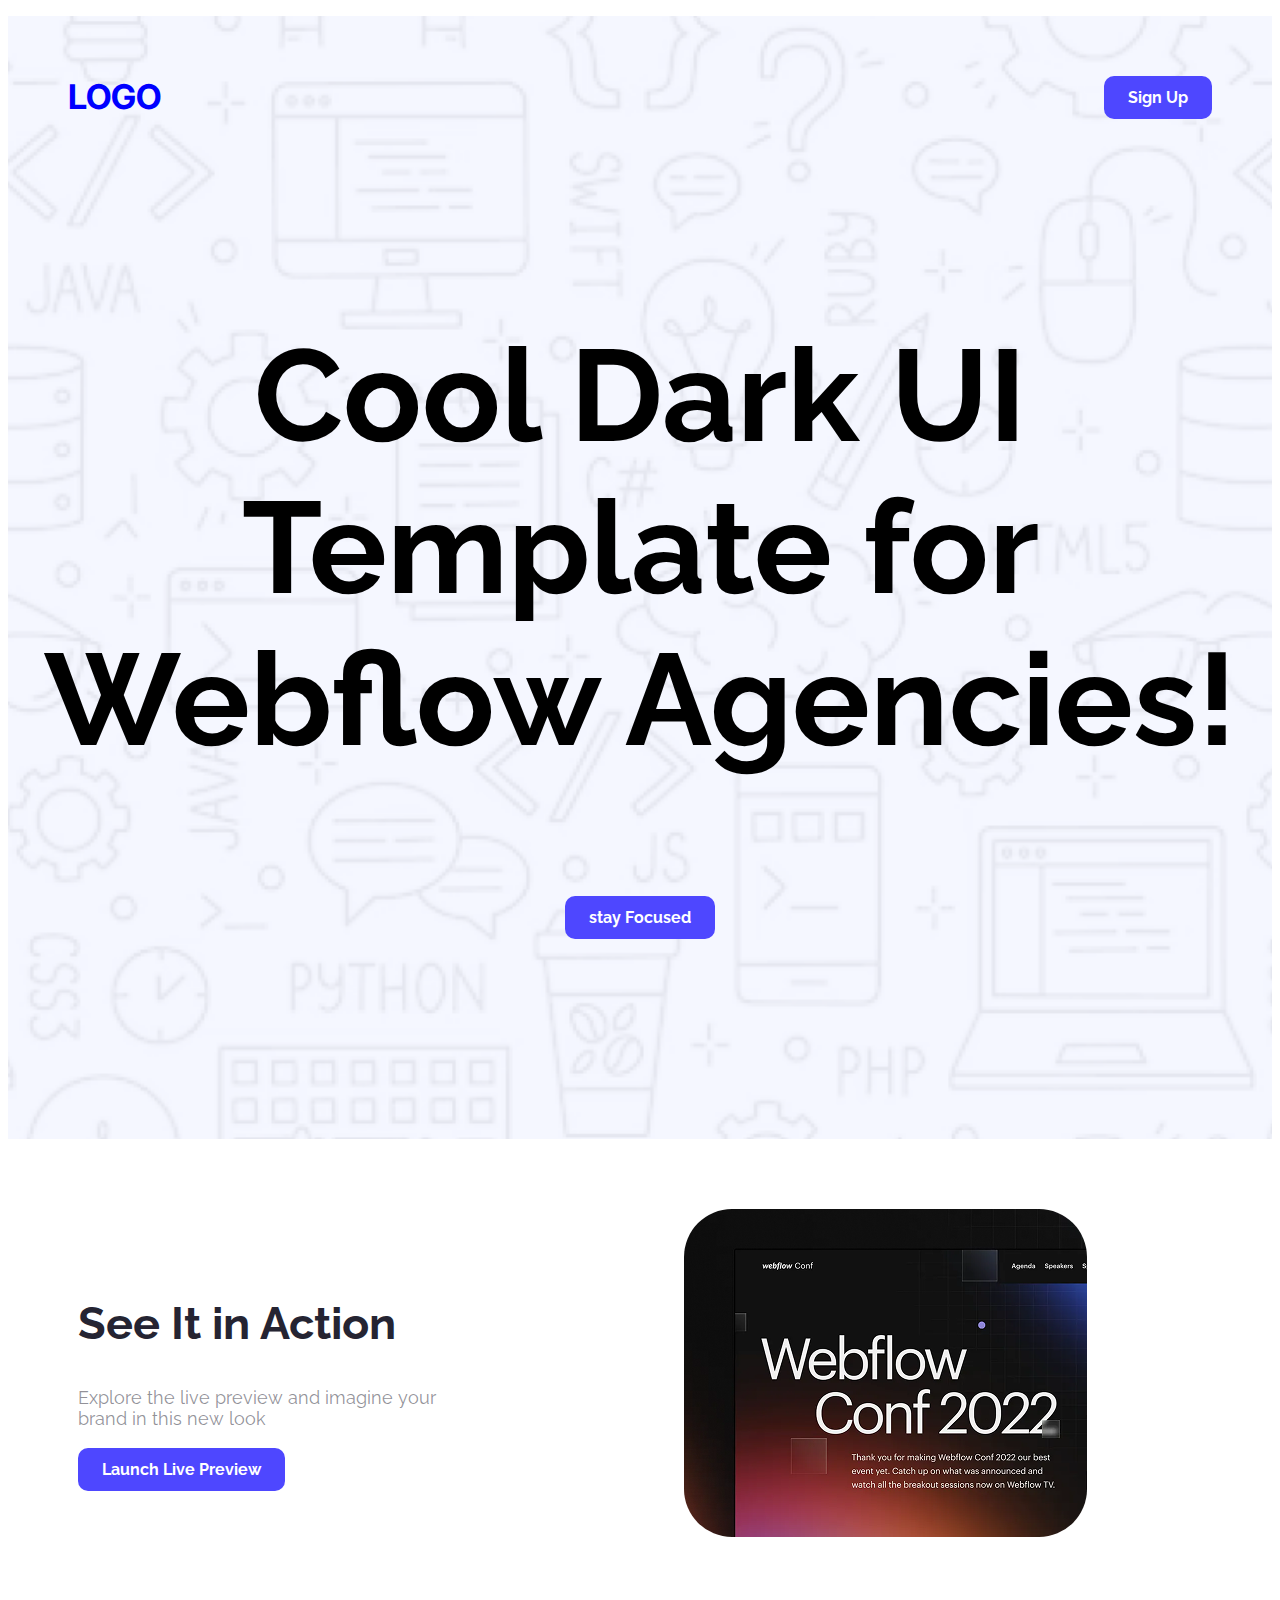
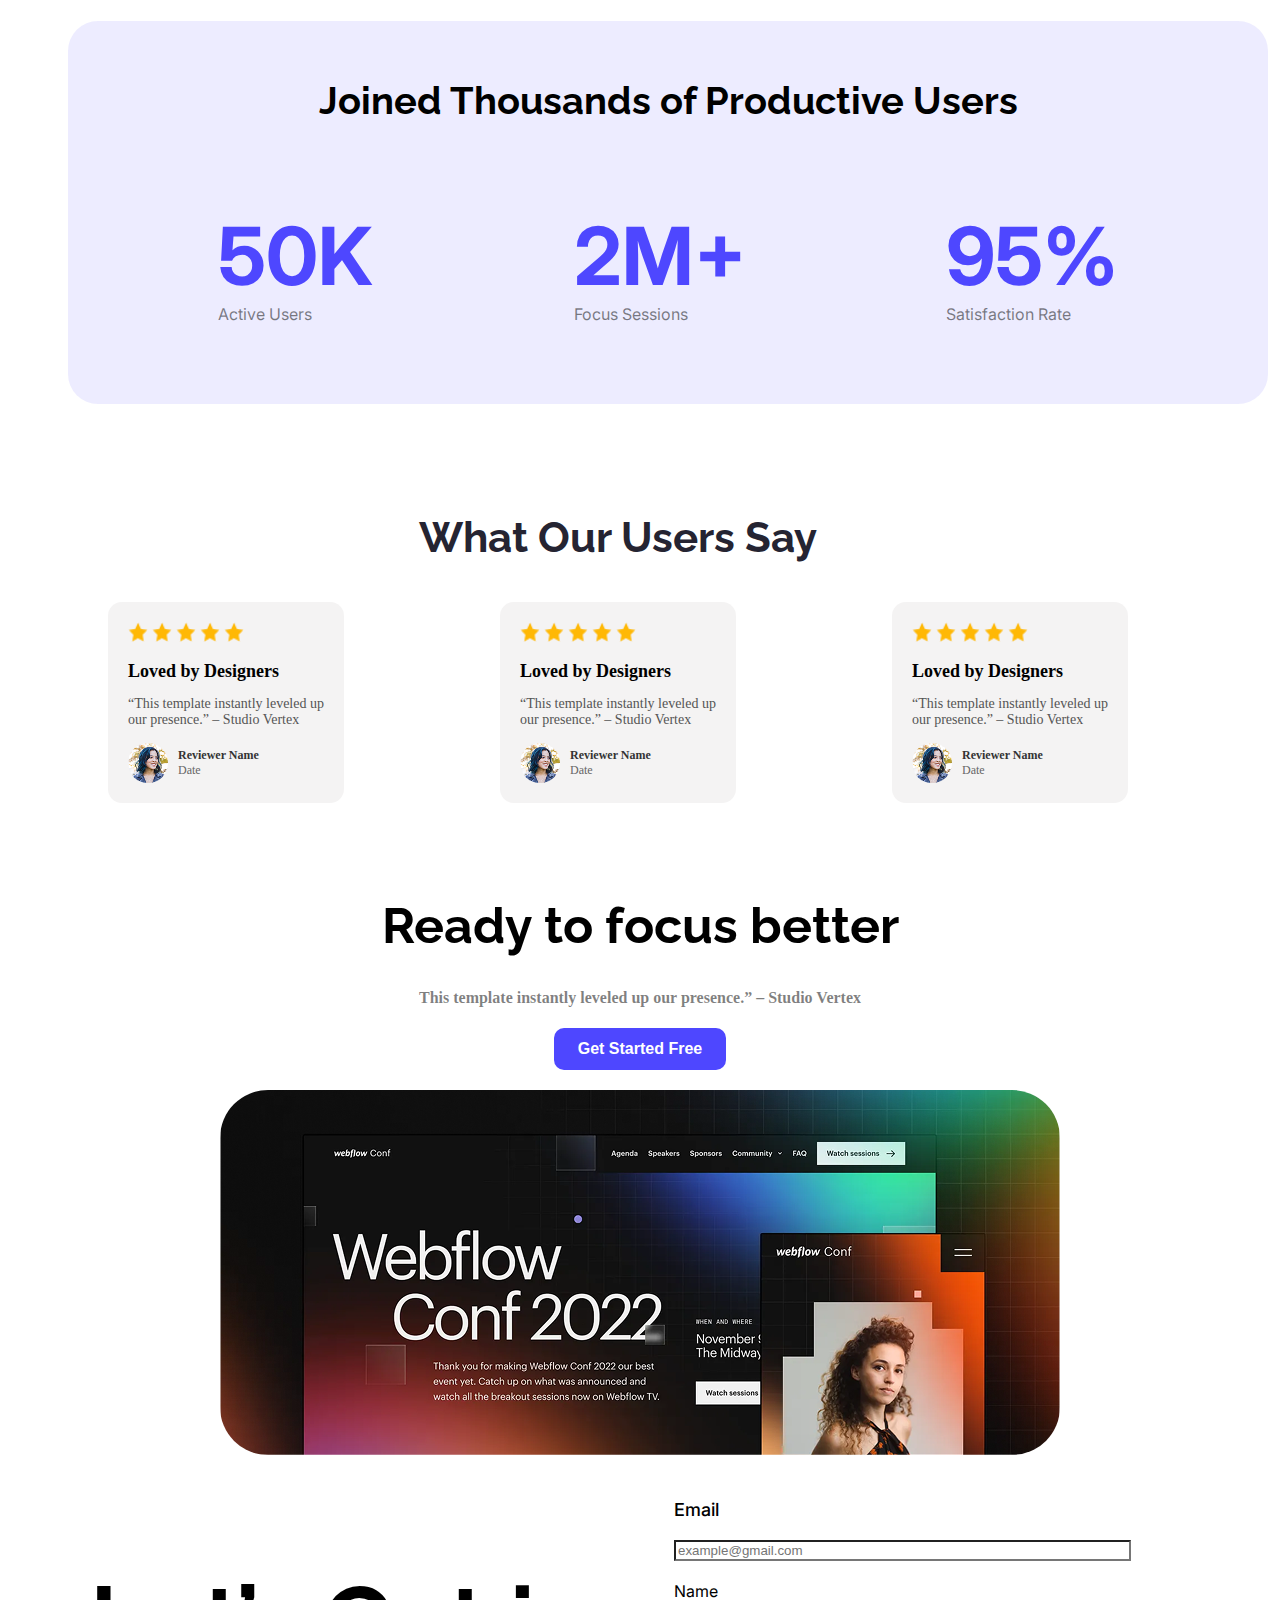
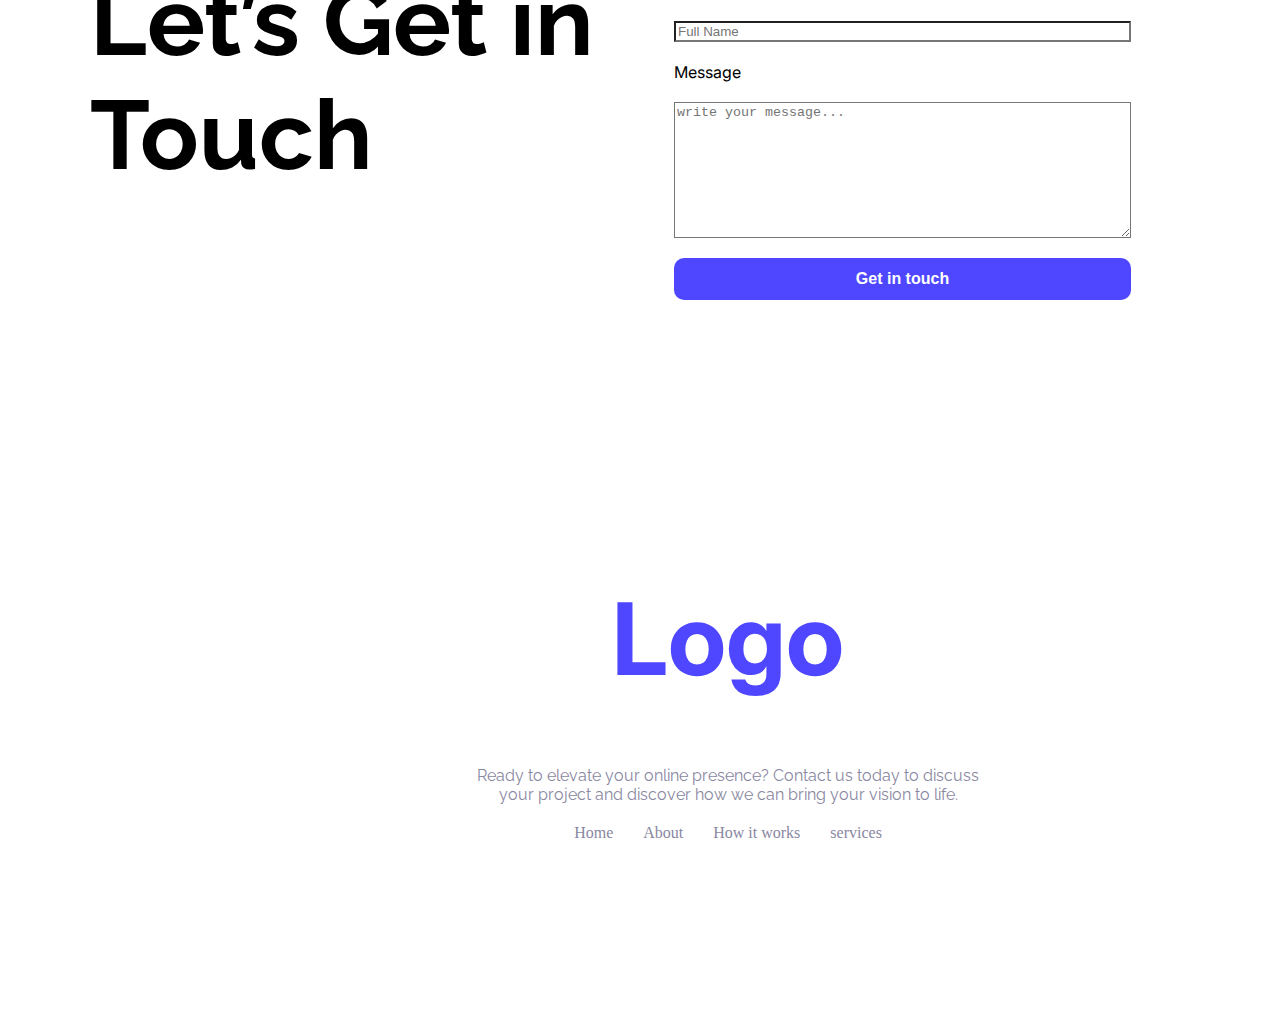
<file: index.html>
<!DOCTYPE html>
<html lang="en">

<head>
    <meta charset="UTF-8">
    <meta name="viewport" content="width=device-width, initial-scale=1.0">
    <title>Document</title>
    <link rel="preconnect" href="https://fonts.googleapis.com">
    <link rel="preconnect" href="https://fonts.gstatic.com" crossorigin>
    <link
        href="https://fonts.googleapis.com/css2?family=Open+Sans:ital,wght@0,300..800;1,300..800&family=Raleway:ital,wght@0,100..900;1,100..900&family=Sansita:ital,wght@0,400;0,700;0,800;0,900;1,400;1,700;1,800;1,900&display=swap"
        rel="stylesheet">
    <link rel="preconnect" href="https://fonts.googleapis.com">
    <link rel="preconnect" href="https://fonts.gstatic.com" crossorigin>
    <link
        href="https://fonts.googleapis.com/css2?family=Inter:ital,opsz,wght@0,14..32,100..900;1,14..32,100..900&family=Open+Sans:ital,wght@0,300..800;1,300..800&family=Raleway:ital,wght@0,100..900;1,100..900&family=Sansita:ital,wght@0,400;0,700;0,800;0,900;1,400;1,700;1,800;1,900&display=swap"
        rel="stylesheet">

    <link rel="stylesheet" href="styles/index.css">
</head>

<body>
    <header class="headerimg">
        <nav>

            <ul>
                <li class="inter-logo toplogo">LOGO</li>
                <li><button class="allbutton raleway-center">Sign Up</button></li>

            </ul>
        </nav>
        <nav>
            <section class="section raleway-center ">
                <h1 class="center-line">
                    Cool Dark UI Template for<br>
                    Webflow Agencies!</h1>
                <button class="allbutton raleway-center">stay Focused</button>
            </section>
        </nav>

    </header>
    <main class="smain">
        <div class=" raleway-center shead">
            <h2> See It in Action</h2>


            <p class="para raleway-center">Explore the live preview and imagine your<br>
                brand in this new look</p>

            <button class="allbutton raleway-center">Launch Live Preview</button>

        </div>
        <div class="simg">
            <img class="image" src="Assets/wc-mini.png">
        </div>


    </main>
    <section class="secsection">
        <div class="raleway-center theader">
            <h2>Joined Thousands of Productive Users</h2>

        </div>
        <div class="container inter-logo">
            <div class="data1 ">
                <div class="main-title">50K </div>
                <div class="sub-title">Active Users</div>





            </div>
            <div class="data2">
                <div class="main-title">2M+</div>
                <div class="sub-title">Focus Sessions</div>



            </div>
            <div class="data3">
                <div class="main-title">95%</div>
                <div class="sub-title">Satisfaction Rate</div>


            </div>

        </div>
    </section>
    <!--joined thousands done-->
    <section class="reviewsection">
        <h1 class="reviewheader raleway-center ">What Our Users Say</h1>

        <div class="review-container">

            <!-- Review 1 -->
            <div class="review-card">
                <div class="stars">
                    <img src="Assets/icon-star.png" alt="">
                    <img src="Assets/icon-star.png" alt="">
                    <img src="Assets/icon-star.png" alt="">
                    <img src="Assets/icon-star.png" alt="">
                    <img src="Assets/icon-star.png" alt="">
                </div>
                <h3 class="review-title">Loved by Designers</h3>
                <p class="review-text">
                    “This template instantly leveled up<br>
                    our presence.” – Studio Vertex
                </p>

                <div class="profile">
                    <img src="Assets/avatar.png" alt="Reviewer" class="avatar">
                    <div class="profile-info">
                        <div class="profile-name">Reviewer Name</div>
                        <div class="date">Date</div>
                    </div>
                </div>
            </div>
            <!-- Review 2 -->
            <div class="review-card">
                <div class="stars">
                    <img src="Assets/icon-star.png" alt="">
                    <img src="Assets/icon-star.png" alt="">
                    <img src="Assets/icon-star.png" alt="">
                    <img src="Assets/icon-star.png" alt="">
                    <img src="Assets/icon-star.png" alt="">
                </div>
                <h3 class="review-title">Loved by Designers</h3>
                <p class="review-text">
                    “This template instantly leveled up<br>
                    our presence.” – Studio Vertex
                </p>

                <div class="profile">
                    <img src="Assets/avatar.png" alt="Reviewer" class="avatar">
                    <div class="profile-info">
                        <div class="profile-name">Reviewer Name</div>
                        <div class="date">Date</div>
                    </div>
                </div>
            </div>


            <!-- Review 3 -->
            <div class="review-card">
                <div class="stars">
                    <img src="Assets/icon-star.png" alt="">
                    <img src="Assets/icon-star.png" alt="">
                    <img src="Assets/icon-star.png" alt="">
                    <img src="Assets/icon-star.png" alt="">
                    <img src="Assets/icon-star.png" alt="">
                </div>
                <h3 class="review-title">Loved by Designers</h3>
                <p class="review-text">
                    “This template instantly leveled up<br>
                    our presence.” – Studio Vertex
                </p>

                <div class="profile">
                    <img src="Assets/avatar.png" alt="Reviewer" class="avatar">
                    <div class="profile-info">
                        <div class="profile-name">Reviewer Name</div>
                        <div class="date">Date</div>
                    </div>
                </div>
            </div>
            <!-- Review 4 -->


            <!-- Review 4  review section sesh-->
    </section>
    <!-- Review 4  review section sesh-->
    <section class="focussection">
        <div class="focussectioncontent">
            <h1 class="focusheader raleway-center">Ready to focus better</h1>
            <h4 class="fsubhead">This template instantly leveled up our presence.” – Studio Vertex</h4>
            <div><button class="gbutton allbutton">Get Started Free</button></div>
            <img src="Assets/wc-big.png" alt="image" class="bimage">

        </div>

    </section>
    <!--READY TO FOCUS  done-->
    <section class="formsection">
        <div>
            <h1 class="formheader raleway-center">Let’s Get in<br>
                Touch</h1>
        </div>
        <div class="form">
            <form class="contact-form inter-logo">
                <label class="label">Email</label>
                <input class="ebox" type="Email" placeholder="example@gmail.com" required>
                <label>Name</label>
                <input class="ebox" type="Name" placeholder="Full Name" required>
                <label>Message</label>
                <textarea class="mbox" placeholder="write your message..." required></textarea>
                <button class="fbutton allbutton" type="submit">Get in touch</button>
                <!--form part sesh-->

            </form>
        </div>

    </section>
    <footer class="foot">
        <div class="foot">
            <h1 class="logo inter-logo">Logo</h1>
           <div><p class="lastmessage raleway-center">Ready to elevate your online presence? Contact us today to discuss <br>
                your project and discover how we can bring your vision to life.</p></div>
            <ul class="footerlinks">
                <li><a href="">Home</a></li>
                <li><a href="">About</a></li>
                <li><a href="">How it works</a></li>
                <li><a href="">services</a></li>


            </ul>
        </div>
    </footer>
      <!--footer part sesh-->
</body>

</html>

      <!--project done Alhamdulillah-->
</file>
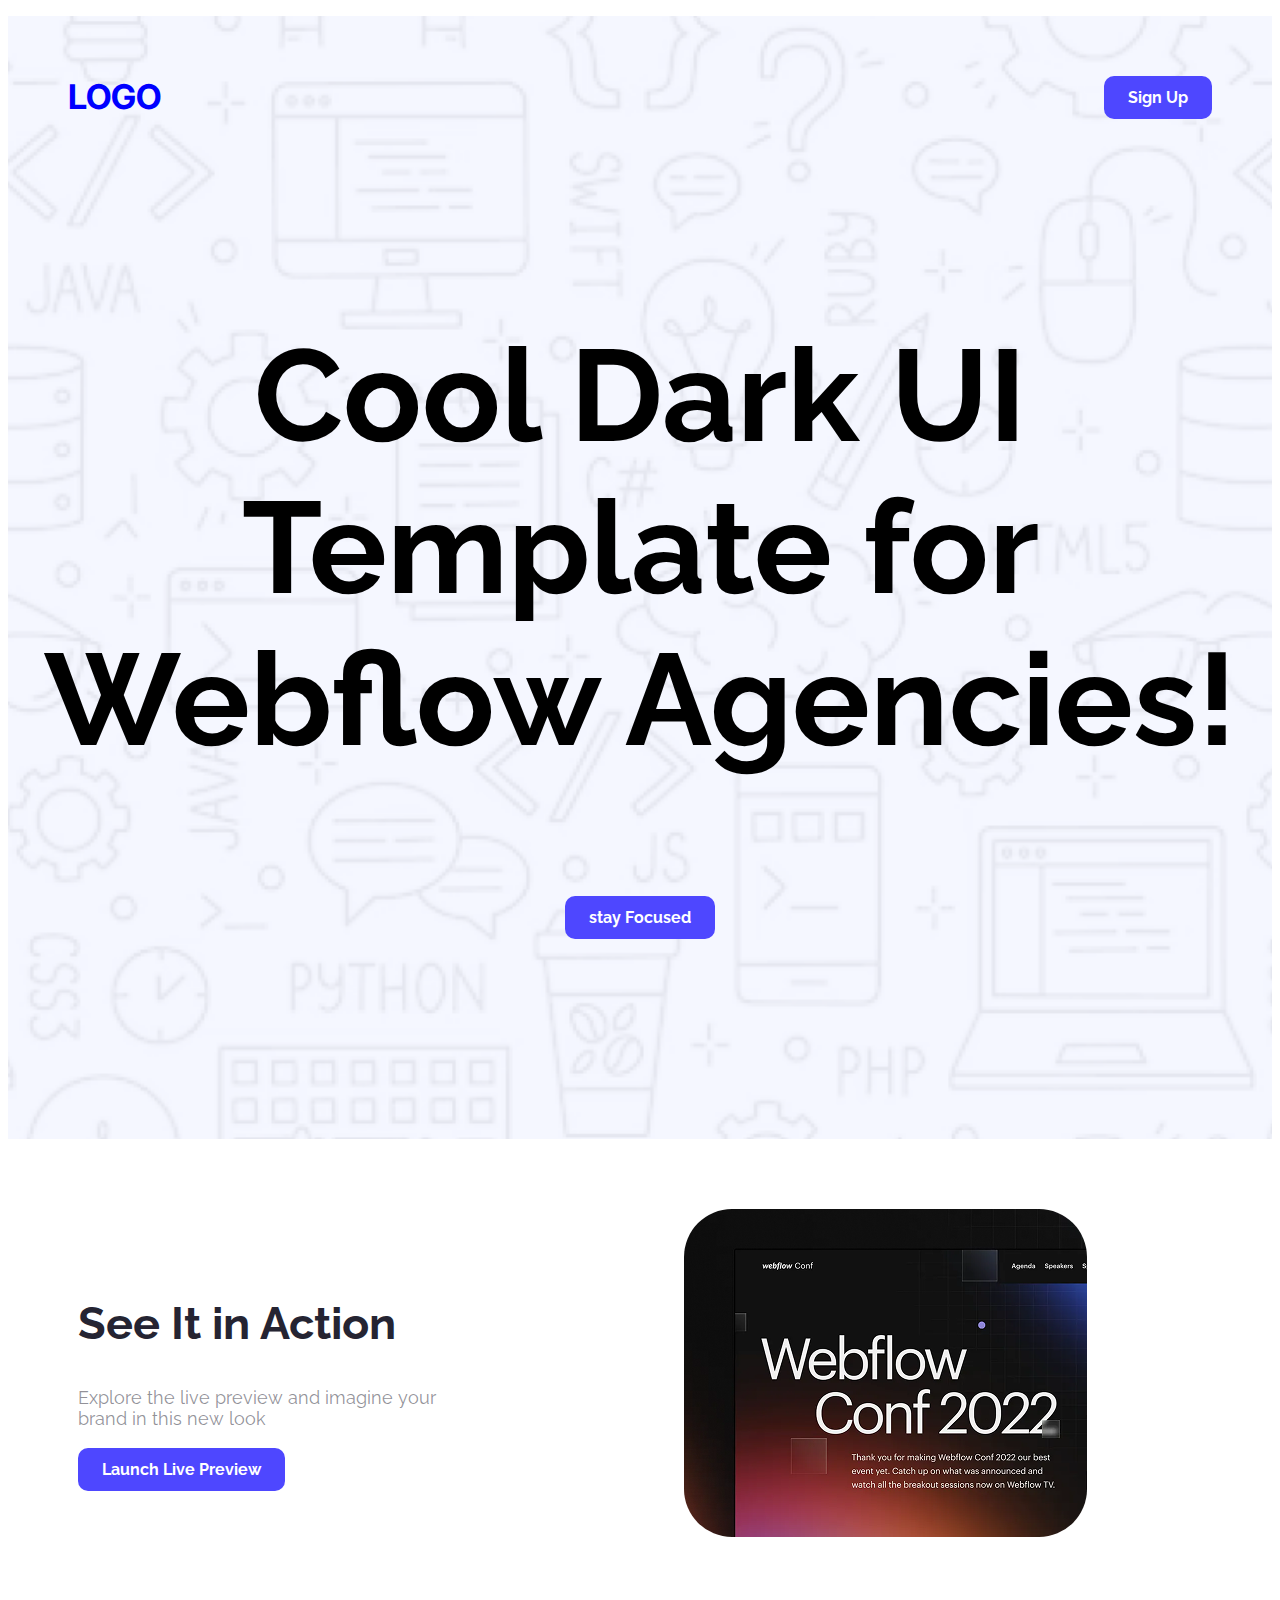
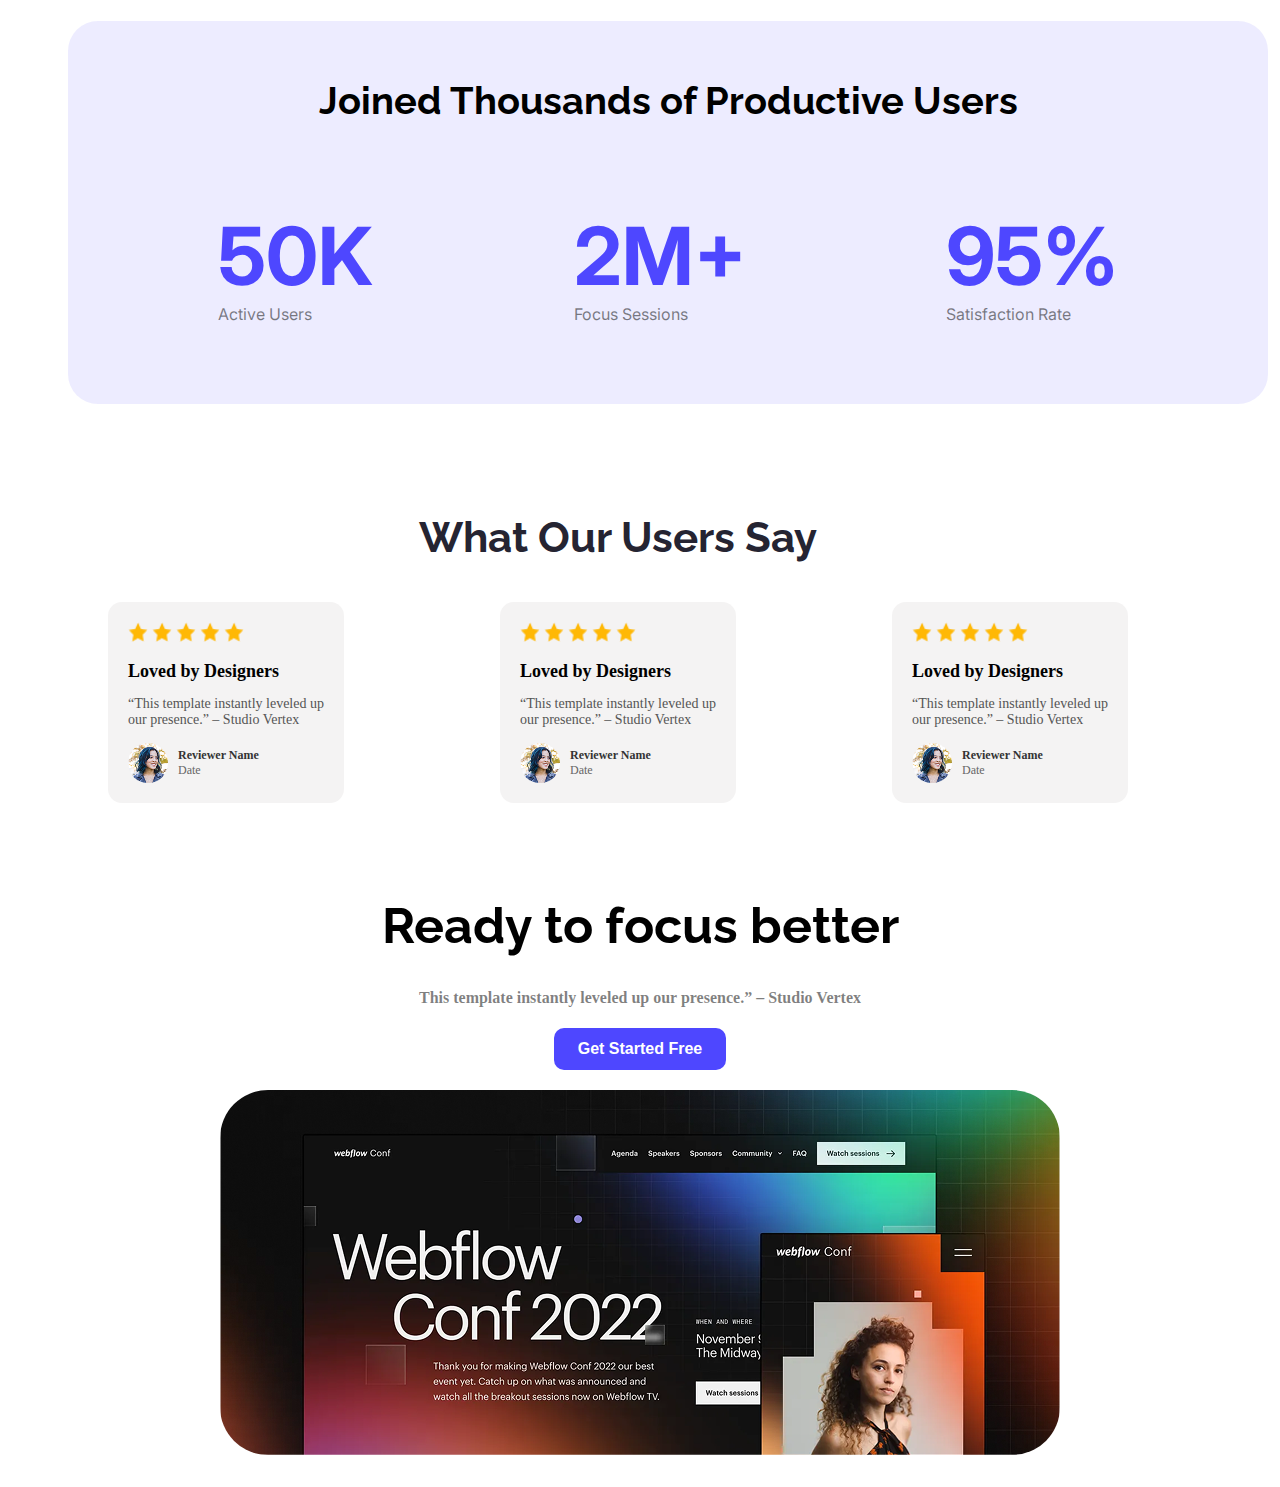
<file: a1.html>
<!DOCTYPE html>
<html lang="en">

<head>
    <meta charset="UTF-8">
    <meta name="viewport" content="width=device-width, initial-scale=1.0">
    <title>Document</title>
    <link rel="preconnect" href="https://fonts.googleapis.com">
    <link rel="preconnect" href="https://fonts.gstatic.com" crossorigin>
    <link
        href="https://fonts.googleapis.com/css2?family=Open+Sans:ital,wght@0,300..800;1,300..800&family=Raleway:ital,wght@0,100..900;1,100..900&family=Sansita:ital,wght@0,400;0,700;0,800;0,900;1,400;1,700;1,800;1,900&display=swap"
        rel="stylesheet">
    <link rel="preconnect" href="https://fonts.googleapis.com">
    <link rel="preconnect" href="https://fonts.gstatic.com" crossorigin>
    <link
        href="https://fonts.googleapis.com/css2?family=Inter:ital,opsz,wght@0,14..32,100..900;1,14..32,100..900&family=Open+Sans:ital,wght@0,300..800;1,300..800&family=Raleway:ital,wght@0,100..900;1,100..900&family=Sansita:ital,wght@0,400;0,700;0,800;0,900;1,400;1,700;1,800;1,900&display=swap"
        rel="stylesheet">
        
    <link rel="stylesheet" href="styles/a1.css">
</head>

<body>
    <header class="headerimg">
        <nav>

            <ul>
                <li class="inter-logo toplogo">LOGO</li>
                <li><button class="allbutton raleway-center">Sign Up</button></li>

            </ul>
        </nav>
        <nav>
            <section class="section raleway-center ">
                <h1 class="center-line">
                    Cool Dark UI Template for<br>
                    Webflow Agencies!</h1>
                <button class="allbutton raleway-center">stay Focused</button>
            </section>
        </nav>

    </header>
    <main class="smain">
        <div class=" raleway-center shead">
            <h2> See It in Action</h2>


            <p class="para raleway-center">Explore the live preview and imagine your<br>
                brand in this new look</p>

            <button class="allbutton raleway-center">Launch Live Preview</button>

        </div>
        <div class="simg">
            <img class="image" src="Assets/wc-mini.png">
        </div>


    </main>
    <section class="secsection">
        <div class="raleway-center theader">
            <h2>Joined Thousands of Productive Users</h2>

        </div>
        <div class="container inter-logo">
            <div class="data1 ">
                <div class="main-title">50K </div>
                <div class="sub-title">Active Users</div>





            </div>
            <div class="data2">
                <div class="main-title">2M+</div>
                <div class="sub-title">Focus Sessions</div>



            </div>
            <div class="data3">
                <div class="main-title">95%</div>
                <div class="sub-title">Satisfaction Rate</div>


            </div>

        </div>
    </section>
    <!--joined thousands done-->
    <section class="reviewsection">
        <h1 class="reviewheader raleway-center ">What Our Users Say</h1>

        <div class="review-container">

            <!-- Review 1 -->
            <div class="review-card">
                <div class="stars">
                    <img src="Assets/icon-star.png" alt="">
                    <img src="Assets/icon-star.png" alt="">
                    <img src="Assets/icon-star.png" alt="">
                    <img src="Assets/icon-star.png" alt="">
                    <img src="Assets/icon-star.png" alt="">
                </div>
                <h3 class="review-title">Loved by Designers</h3>
                <p class="review-text">
                    “This template instantly leveled up<br>
                    our presence.” – Studio Vertex
                </p>

                <div class="profile">
                    <img src="Assets/avatar.png" alt="Reviewer" class="avatar">
                    <div class="profile-info">
                        <div class="profile-name">Reviewer Name</div>
                        <div class="date">Date</div>
                    </div>
                </div>
            </div>
            <!-- Review 2 -->
            <div class="review-card">
                <div class="stars">
                    <img src="Assets/icon-star.png" alt="">
                    <img src="Assets/icon-star.png" alt="">
                    <img src="Assets/icon-star.png" alt="">
                    <img src="Assets/icon-star.png" alt="">
                    <img src="Assets/icon-star.png" alt="">
                </div>
                <h3 class="review-title">Loved by Designers</h3>
                <p class="review-text">
                    “This template instantly leveled up<br>
                    our presence.” – Studio Vertex
                </p>

                <div class="profile">
                    <img src="Assets/avatar.png" alt="Reviewer" class="avatar">
                    <div class="profile-info">
                        <div class="profile-name">Reviewer Name</div>
                        <div class="date">Date</div>
                    </div>
                </div>
            </div>


            <!-- Review 3 -->
            <div class="review-card">
                <div class="stars">
                    <img src="Assets/icon-star.png" alt="">
                    <img src="Assets/icon-star.png" alt="">
                    <img src="Assets/icon-star.png" alt="">
                    <img src="Assets/icon-star.png" alt="">
                    <img src="Assets/icon-star.png" alt="">
                </div>
                <h3 class="review-title">Loved by Designers</h3>
                <p class="review-text">
                    “This template instantly leveled up<br>
                    our presence.” – Studio Vertex
                </p>

                <div class="profile">
                    <img src="Assets/avatar.png" alt="Reviewer" class="avatar">
                    <div class="profile-info">
                        <div class="profile-name">Reviewer Name</div>
                        <div class="date">Date</div>
                    </div>
                </div>
            </div>
            <!-- Review 4 -->
         

 <!-- Review 4  review section sesh-->
    </section>
    <!-- Review 4  review section sesh-->
     <section class="focussection">
        <div class="focussectioncontent">
            <h1 class="focusheader raleway-center">Ready to focus better</h1>
            <h4 class="fsubhead">This template instantly leveled up our presence.” – Studio Vertex</h4>
            <div><button class="gbutton allbutton">Get Started Free</button></div>
            <img src="Assets/wc-big.png" alt="image" class="bimage">
      
        </div>

     </section>
 <!--READY TO FOCUS  done-->
    <footer>

    </footer>

</body>

</html>
</file>
<file: styles/index.css>
nav ul{
    list-style: none;
    display:flex;
    justify-content: space-between;
    padding: 60px 60px;

}
.section{
    text-align:center ;
    font-size: 65px;
    font-weight: bold;

}

.raleway-center {
  font-family: "Raleway", sans-serif;
  font-optical-sizing: auto;
  font-weight: <weight>;
  font-style: normal;
}
/*button*/
.allbutton{
    font-size: 16px;
    font-weight:bold;
    color:#FFFFFF;
    background-color:#4E47FF;
    border-radius:10px ;
    padding: 12px 24px ;
    border:none;
    gap:20px;
   
}
/*header*/
.headerimg{
background-image: url("../Assets/Hero-bg.png");
background-repeat: no-repeat;
background-position: center;
background-size: cover;
}
/*top left side logo*/

.inter-logo {
  font-family: "Inter", sans-serif;
  font-optical-sizing: auto;
  font-weight: <weight>;
  font-style: normal;
}

.toplogo{
    font-size: 34px;
  
    color: blue;
    font-weight: bolder;


    
}
/*section*/

.section{
    padding:37px 0 200px 0;
}
/*main*/
.smain{
    display:flex;
    justify-content: space-between;
    align-items: center;
    border-radius: 48px;
    padding-left: 50px;
    padding-right:165px;
    padding-top: 50px;
}
.smain div{
    margin:20px;
    justify-content: center;
}

.image{
    width: 403px;px;
    height:328px;
    border-radius: 48px;

}
/*header 2nd*/
.shead{
    font-size:30px;
    font-weight:800px;
    color:#252432;
    


}
.para{
    font-size:18px;
    font-weight:400;
    color:rgba(37,36,50,0.5);

    


}
/*flex 2ndsection*/
.secsection{
    display:flex;
    flex-direction: column;
    justify-content: center;
    padding:80px 50px;
    
    width:1100px;
    border-radius: 30px;
    background-color:#4E47FF1a;

    margin:60px;




}
.theader{
    font-size:25px;
    font-weight:Bold;
    
    text-align: center;
    transform: translateY(-50%);





    
    

}

/*container class*/
.container{
    display: flex;
    
    justify-content:space-between;
    
    
    


    
}
.container div{
    padding-left:50px;
    padding-right:50px;

}
/*container class data1 data2 data3 info*/
.main-title{
    font-size:80px;
    font-weight: bold;
    text-align: center;
    color:#4E47FF;
}
.sub-title{
    font-size:20;
    font-weight:400;
    color:#00000080;
}

/*joined thousands done*/
/*review section star*/
.profile {
    display: flex;
    align-items: center;
     gap: 10px;              /* Space between image and text */
    margin-top: 15px;
}
.avatar {
    width: 40px;
    height: 40px;
    border-radius: 50%;
    object-fit: cover;
}
.profile-info {
    display: flex;
    flex-direction: column; /* Stack name and date vertically */
    font-size: 12px;
    color: #666;
}
.profile-name {
    font-weight: bold;
    color: #333;
}

/* making the 4 reviews come side by side */
       
.reviewsection {
        padding:20px;
        
        text-align: center;
        width:1140px;
        box-sizing: border-box;
        padding-left: 100px;
        gap:50px

}
.reviewheader {
        font-size: 42px;
        margin-bottom: 40px;
        font-weight:bold;
        color:#252432;
        padding: 50;
    }
.review-container {
      display:flex;
      justify-content: space-between;
      flex-wrap: wrap;
      gap:20px;
      

      

}
.review-card {
      text-align: left;
      border-radius: 14px;
      box-sizing: border-box;
      padding:20px;
      margin-bottom: 20px;
      background-color:#eae7e780;

      


    }
.stars img {
        width: 20px;
        height: 20px;
    }
   .review-title {
        font-size: 18px;
        font-weight: bold;
        margin-top: 15px;
        margin-bottom: 10px;
    }

    .review-text {
        font-size: 14px;
        color: #555;
        margin-bottom: 15px;
    }
    /* making the 4 reviews come side by side er segment sesh */
     /* focus section shuru*/

     .focussection{
        display:flex;
        justify-content: center;
        text-align: center;
        padding: 20px;
        color:#FFFFFF;
        background-color: #FFFFFF;





     }
     .focussectioncontent{
        justify-content: center;
        
        padding:;
     }
     .focusheader{
        font-size: 50px;
        font-weight:bold ;
        color:#000000;
     }
     .fsubhead{
        font-size: ;
        font-weight: ;
        color:#00000080;
        width: 487;
        height:22;


     }
     .gbutton{
        margin-bottom: 20px;


     }
     .bimage{
        border-radius:48px ;
     }

     /*READY TO FOCUS PART SESH*/
     /*form part*/
     .formsection{
        width:1140px;
        height:632px;
        margin:0 auto;
        display:flex;
        gap:40px;
        padding 40px;
        box-sizing:border-box;
        
        border-radius: 20px;
     }
     .formheader{
        font-size: 97px;
        flex: 1;
        display:flex;
        flex-direction:column;
        justify-content:center;
        padding:20px;

     }
     .contact-form{
        flex: 1;
        display:flex;
        flex-direction:column;
        gap:20px;
        padding:20px;
        border-radius: 12px;
        height:490px;
        width:497px;
        box-sizing:border-box;
     }
.label{
    font-size: 18px;
    font-weight: 500;

}
.mbox{
    min-height: 130px;
    background-color: #FFFFFF;
}
.ebox{
     background-color: #FFFFFF;
}
/*form part sesh*/



.foot{
    height: 428px;
    width:1440px;
    background-color: #FFFFFF;
   
    text-align: center;
    
}
.footerlinks{
    list-style: none;
    padding: 0;
    margin:20px 0 0 0;
    display:flex;
    justify-content: center;
    gap: 30px;
    color:#8987A1;

}
.logo{
    font-size:100px ;
    font-weight: bolder;
    color: #4E47FF;
   
}
.lastmessage{
    color:#8987A1;
    font-size: ;
    font-weight: ;
}
.footerlinks li a{
    text-decoration: none;
    color:#8987A1;


}

/*footer part sesh*/
/*project done Alhamdulillah*/
</file>
<file: styles/a1.css>
nav ul{
    list-style: none;
    display:flex;
    justify-content: space-between;
    padding: 60px 60px;

}
.section{
    text-align:center ;
    font-size: 65px;
    font-weight: bold;

}

.raleway-center {
  font-family: "Raleway", sans-serif;
  font-optical-sizing: auto;
  font-weight: <weight>;
  font-style: normal;
}
/*button*/
.allbutton{
    font-size: 16px;
    font-weight:bold;
    color:#FFFFFF;
    background-color:#4E47FF;
    border-radius:10px ;
    padding: 12px 24px ;
    border:none;
    gap:20px;
   
}
/*header*/
.headerimg{
background-image: url("../Assets/Hero-bg.png");
background-repeat: no-repeat;
background-position: center;
background-size: cover;
}
/*top left side logo*/

.inter-logo {
  font-family: "Inter", sans-serif;
  font-optical-sizing: auto;
  font-weight: <weight>;
  font-style: normal;
}

.toplogo{
    font-size: 34px;
  
    color: blue;
    font-weight: bolder;


    
}
/*section*/

.section{
    padding:37px 0 200px 0;
}
/*main*/
.smain{
    display:flex;
    justify-content: space-between;
    align-items: center;
    border-radius: 48px;
    padding-left: 50px;
    padding-right:165px;
    padding-top: 50px;
}
.smain div{
    margin:20px;
    justify-content: center;
}

.image{
    width: 403px;px;
    height:328px;
    border-radius: 48px;

}
/*header 2nd*/
.shead{
    font-size:30px;
    font-weight:800px;
    color:#252432;
    


}
.para{
    font-size:18px;
    font-weight:400;
    color:rgba(37,36,50,0.5);

    


}
/*flex 2ndsection*/
.secsection{
    display:flex;
    flex-direction: column;
    justify-content: center;
    padding:80px 50px;
    
    width:1100px;
    border-radius: 30px;
    background-color:#4E47FF1a;

    margin:60px;




}
.theader{
    font-size:25px;
    font-weight:Bold;
    
    text-align: center;
    transform: translateY(-50%);





    
    

}

/*container class*/
.container{
    display: flex;
    
    justify-content:space-between;
    
    
    


    
}
.container div{
    padding-left:50px;
    padding-right:50px;

}
/*container class data1 data2 data3 info*/
.main-title{
    font-size:80px;
    font-weight: bold;
    text-align: center;
    color:#4E47FF;
}
.sub-title{
    font-size:20;
    font-weight:400;
    color:#00000080;
}

/*joined thousands done*/
/*review section star*/
.profile {
    display: flex;
    align-items: center;
     gap: 10px;              /* Space between image and text */
    margin-top: 15px;
}
.avatar {
    width: 40px;
    height: 40px;
    border-radius: 50%;
    object-fit: cover;
}
.profile-info {
    display: flex;
    flex-direction: column; /* Stack name and date vertically */
    font-size: 12px;
    color: #666;
}
.profile-name {
    font-weight: bold;
    color: #333;
}

/* making the 4 reviews come side by side */
       
.reviewsection {
        padding:20px;
        
        text-align: center;
        width:1140px;
        box-sizing: border-box;
        padding-left: 100px;
        gap:50px

}
.reviewheader {
        font-size: 42px;
        margin-bottom: 40px;
        font-weight:bold;
        color:#252432;
        padding: 50;
    }
.review-container {
      display:flex;
      justify-content: space-between;
      flex-wrap: wrap;
      gap:20px;
      

      

}
.review-card {
      text-align: left;
      border-radius: 14px;
      box-sizing: border-box;
      padding:20px;
      margin-bottom: 20px;
      background-color:#eae7e780;

      


    }
.stars img {
        width: 20px;
        height: 20px;
    }
   .review-title {
        font-size: 18px;
        font-weight: bold;
        margin-top: 15px;
        margin-bottom: 10px;
    }

    .review-text {
        font-size: 14px;
        color: #555;
        margin-bottom: 15px;
    }
    /* making the 4 reviews come side by side er segment sesh */
     /* focus section shuru*/

     .focussection{
        display:flex;
        justify-content: center;
        text-align: center;
        padding: 20px;
        color:#FFFFFF;
        background-color: #FFFFFF;





     }
     .focussectioncontent{
        justify-content: center;
        
        padding:;
     }
     .focusheader{
        font-size: 50px;
        font-weight:bold ;
        color:#000000;
     }
     .fsubhead{
        font-size: ;
        font-weight: ;
        color:#00000080;
        width: 487;
        height:22;


     }
     .gbutton{
        margin-bottom: 20px;


     }
     .bimage{
        border-radius:48px ;
     }

     /*READY TO FOCUS PART SESH*/
     /*form part*/
     .formsection{
        width:1140px;
        height:632px;
        margin:0 auto;
        display:flex;
        gap:40px;
        padding 40px;
        box-sizing:border-box;
        
        border-radius: 20px;
     }
     .formheader{
        font-size: 97px;
        flex: 1;
        display:flex;
        flex-direction:column;
        justify-content:center;
        padding:20px;

     }
     .contact-form{
        flex: 1;
        display:flex;
        flex-direction:column;
        gap:20px;
        padding:20px;
        border-radius: 12px;
        height:490px;
        width:497px;
        box-sizing:border-box;
     }
.label{
    font-size: 18px;
    font-weight: 500;

}
.mbox{
    min-height: 130px;
    background-color: #FFFFFF;
}
.ebox{
     background-color: #FFFFFF;
}
/*form part sesh*/
</file>
